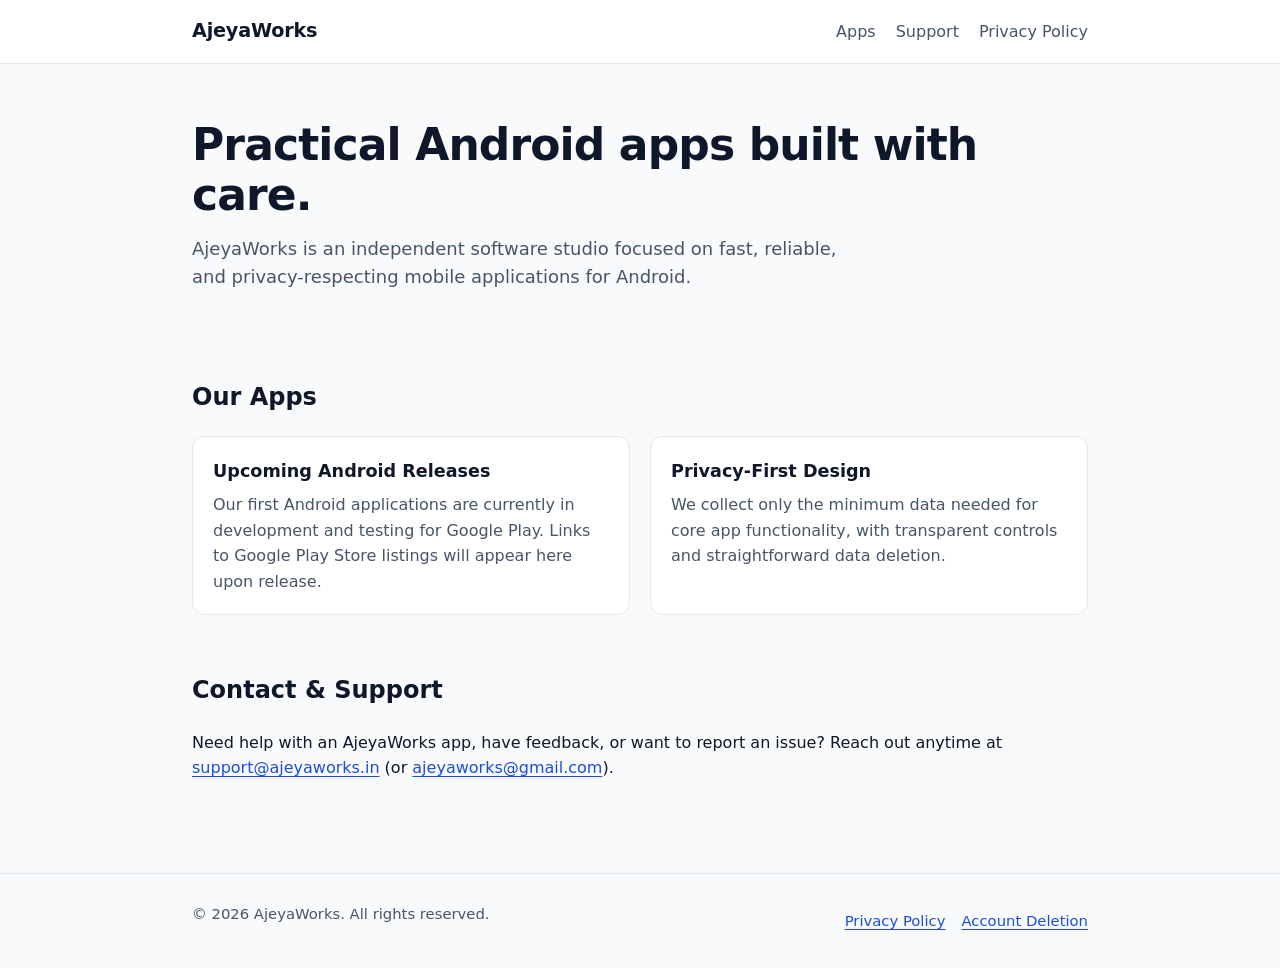
<file: index.html>
<!DOCTYPE html>
<html lang="en">
<head>
  <meta charset="utf-8">
  <meta name="viewport" content="width=device-width, initial-scale=1.0">
  <meta name="color-scheme" content="light dark">
  <meta name="description" content="AjeyaWorks builds practical, privacy-first Android apps and digital tools.">
  <title>AjeyaWorks | Android Apps &amp; Digital Products</title>
  <link rel="stylesheet" href="/styles.css">
</head>
<body>
  <a href="#main-content" class="skip-link">Skip to main content</a>

  <header class="site-header">
    <div class="container header-inner">
      <a href="/" class="brand" aria-current="page">AjeyaWorks</a>
      <nav aria-label="Primary">
        <ul class="nav-list">
          <li><a href="#apps">Apps</a></li>
          <li><a href="#support">Support</a></li>
          <li><a href="/privacy-policy.html">Privacy Policy</a></li>
        </ul>
      </nav>
    </div>
  </header>

  <main id="main-content" tabindex="-1" class="container">
    <section class="hero">
      <h1>Practical Android apps built with care.</h1>
      <p class="lead">
        AjeyaWorks is an independent software studio focused on fast, reliable, and privacy-respecting mobile applications for Android.
      </p>
    </section>

    <section id="apps" class="section">
      <h2>Our Apps</h2>
      <div class="card-grid">
        <article class="card">
          <h3>Upcoming Android Releases</h3>
          <p>
            Our first Android applications are currently in development and testing for Google Play. Links to Google Play Store listings will appear here upon release.
          </p>
        </article>
        <article class="card">
          <h3>Privacy-First Design</h3>
          <p>
            We collect only the minimum data needed for core app functionality, with transparent controls and straightforward data deletion.
          </p>
        </article>
      </div>
    </section>

    <section id="support" class="section">
      <h2>Contact &amp; Support</h2>
      <p>
        Need help with an AjeyaWorks app, have feedback, or want to report an issue? Reach out anytime at
        <a href="mailto:support@ajeyaworks.in">support@ajeyaworks.in</a>
        (or <a href="mailto:ajeyaworks@gmail.com">ajeyaworks@gmail.com</a>).
      </p>
    </section>
  </main>

  <footer class="site-footer">
    <div class="container footer-inner">
      <p>&copy; 2026 AjeyaWorks. All rights reserved.</p>
      <ul class="footer-links">
        <li><a href="/privacy-policy.html">Privacy Policy</a></li>
        <li><a href="/delete-account.html">Account Deletion</a></li>
      </ul>
    </div>
  </footer>
</body>
</html>
</file>
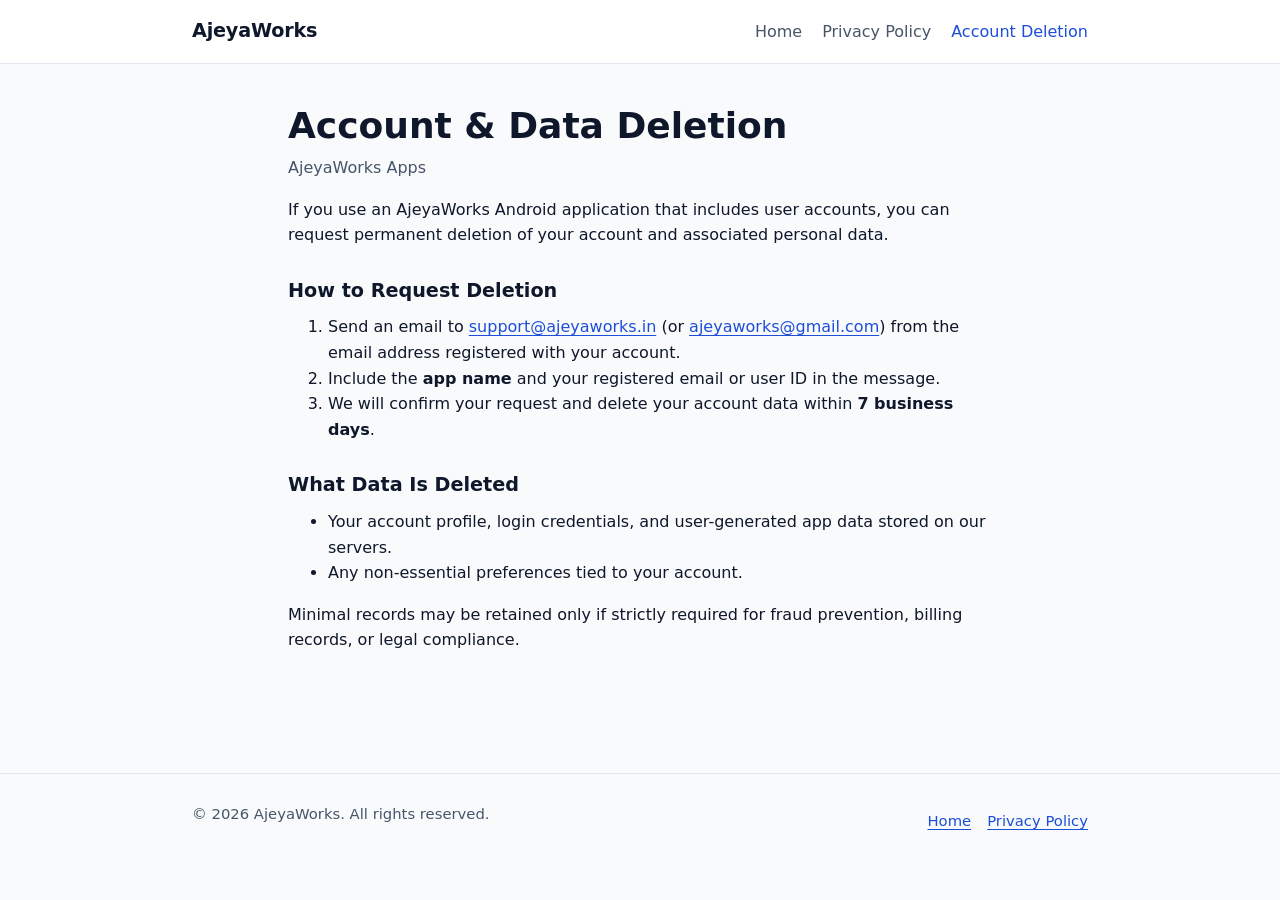
<file: delete-account.html>
<!DOCTYPE html>
<html lang="en">
<head>
  <meta charset="utf-8">
  <meta name="viewport" content="width=device-width, initial-scale=1.0">
  <meta name="color-scheme" content="light dark">
  <meta name="description" content="How to request account and data deletion for AjeyaWorks Android applications.">
  <title>Account &amp; Data Deletion | AjeyaWorks</title>
  <link rel="stylesheet" href="/styles.css">
</head>
<body>
  <a href="#main-content" class="skip-link">Skip to main content</a>

  <header class="site-header">
    <div class="container header-inner">
      <a href="/" class="brand">AjeyaWorks</a>
      <nav aria-label="Primary">
        <ul class="nav-list">
          <li><a href="/">Home</a></li>
          <li><a href="/privacy-policy.html">Privacy Policy</a></li>
          <li><a href="/delete-account.html" aria-current="page">Account Deletion</a></li>
        </ul>
      </nav>
    </div>
  </header>

  <main id="main-content" tabindex="-1" class="container legal-content">
    <h1>Account &amp; Data Deletion</h1>
    <p class="muted">AjeyaWorks Apps</p>

    <p>
      If you use an AjeyaWorks Android application that includes user accounts, you can request permanent deletion of your account and associated personal data.
    </p>

    <h2>How to Request Deletion</h2>
    <ol>
      <li>
        Send an email to <a href="mailto:support@ajeyaworks.in?subject=Account%20Deletion%20Request">support@ajeyaworks.in</a>
        (or <a href="mailto:ajeyaworks@gmail.com?subject=Account%20Deletion%20Request">ajeyaworks@gmail.com</a>)
        from the email address registered with your account.
      </li>
      <li>Include the <strong>app name</strong> and your registered email or user ID in the message.</li>
      <li>We will confirm your request and delete your account data within <strong>7 business days</strong>.</li>
    </ol>

    <h2>What Data Is Deleted</h2>
    <ul>
      <li>Your account profile, login credentials, and user-generated app data stored on our servers.</li>
      <li>Any non-essential preferences tied to your account.</li>
    </ul>
    <p>
      Minimal records may be retained only if strictly required for fraud prevention, billing records, or legal compliance.
    </p>
  </main>

  <footer class="site-footer">
    <div class="container footer-inner">
      <p>&copy; 2026 AjeyaWorks. All rights reserved.</p>
      <ul class="footer-links">
        <li><a href="/">Home</a></li>
        <li><a href="/privacy-policy.html">Privacy Policy</a></li>
      </ul>
    </div>
  </footer>
</body>
</html>
</file>
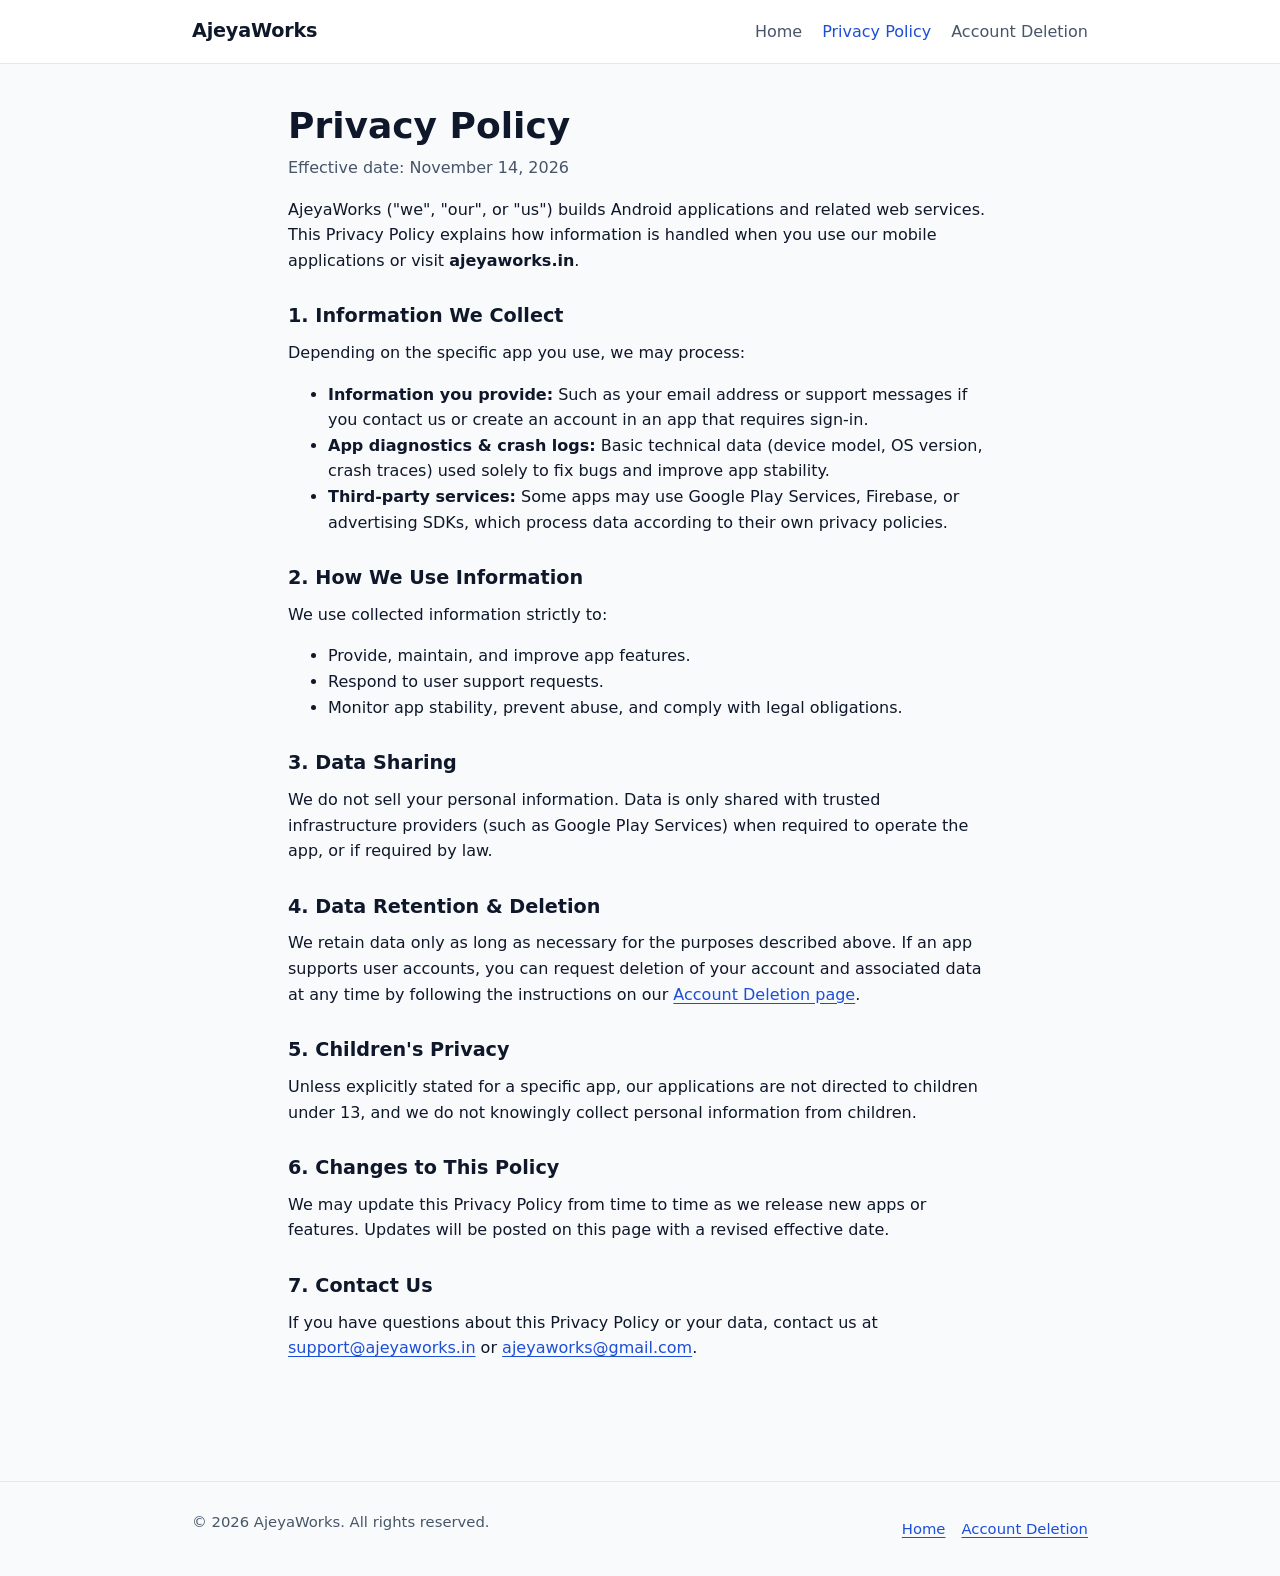
<file: privacy-policy.html>
<!DOCTYPE html>
<html lang="en">
<head>
  <meta charset="utf-8">
  <meta name="viewport" content="width=device-width, initial-scale=1.0">
  <meta name="color-scheme" content="light dark">
  <meta name="description" content="Privacy Policy for applications and services published by AjeyaWorks.">
  <title>Privacy Policy | AjeyaWorks</title>
  <link rel="stylesheet" href="/styles.css">
</head>
<body>
  <a href="#main-content" class="skip-link">Skip to main content</a>

  <header class="site-header">
    <div class="container header-inner">
      <a href="/" class="brand">AjeyaWorks</a>
      <nav aria-label="Primary">
        <ul class="nav-list">
          <li><a href="/">Home</a></li>
          <li><a href="/privacy-policy.html" aria-current="page">Privacy Policy</a></li>
          <li><a href="/delete-account.html">Account Deletion</a></li>
        </ul>
      </nav>
    </div>
  </header>

  <main id="main-content" tabindex="-1" class="container legal-content">
    <h1>Privacy Policy</h1>
    <p class="muted">Effective date: November 14, 2026</p>

    <p>
      AjeyaWorks ("we", "our", or "us") builds Android applications and related web services. This Privacy Policy explains how information is handled when you use our mobile applications or visit <strong>ajeyaworks.in</strong>.
    </p>

    <h2>1. Information We Collect</h2>
    <p>Depending on the specific app you use, we may process:</p>
    <ul>
      <li><strong>Information you provide:</strong> Such as your email address or support messages if you contact us or create an account in an app that requires sign-in.</li>
      <li><strong>App diagnostics &amp; crash logs:</strong> Basic technical data (device model, OS version, crash traces) used solely to fix bugs and improve app stability.</li>
      <li><strong>Third-party services:</strong> Some apps may use Google Play Services, Firebase, or advertising SDKs, which process data according to their own privacy policies.</li>
    </ul>

    <h2>2. How We Use Information</h2>
    <p>We use collected information strictly to:</p>
    <ul>
      <li>Provide, maintain, and improve app features.</li>
      <li>Respond to user support requests.</li>
      <li>Monitor app stability, prevent abuse, and comply with legal obligations.</li>
    </ul>

    <h2>3. Data Sharing</h2>
    <p>
      We do not sell your personal information. Data is only shared with trusted infrastructure providers (such as Google Play Services) when required to operate the app, or if required by law.
    </p>

    <h2>4. Data Retention &amp; Deletion</h2>
    <p>
      We retain data only as long as necessary for the purposes described above. If an app supports user accounts, you can request deletion of your account and associated data at any time by following the instructions on our <a href="/delete-account.html">Account Deletion page</a>.
    </p>

    <h2>5. Children's Privacy</h2>
    <p>
      Unless explicitly stated for a specific app, our applications are not directed to children under 13, and we do not knowingly collect personal information from children.
    </p>

    <h2>6. Changes to This Policy</h2>
    <p>
      We may update this Privacy Policy from time to time as we release new apps or features. Updates will be posted on this page with a revised effective date.
    </p>

    <h2>7. Contact Us</h2>
    <p>
      If you have questions about this Privacy Policy or your data, contact us at
      <a href="mailto:support@ajeyaworks.in">support@ajeyaworks.in</a>
      or <a href="mailto:ajeyaworks@gmail.com">ajeyaworks@gmail.com</a>.
    </p>
  </main>

  <footer class="site-footer">
    <div class="container footer-inner">
      <p>&copy; 2026 AjeyaWorks. All rights reserved.</p>
      <ul class="footer-links">
        <li><a href="/">Home</a></li>
        <li><a href="/delete-account.html">Account Deletion</a></li>
      </ul>
    </div>
  </footer>
</body>
</html>
</file>
<file: styles.css>
@layer reset, base, components;

@layer reset {
  html,
  body {
    margin: 0;
    padding: 0;
  }

  h1,
  h2,
  h3,
  p,
  ul,
  ol {
    margin-block-start: 0;
  }
}

:root {
  --bg-light: #f8fafc;
  --bg-dark: #0b1120;
  --surface-light: #ffffff;
  --surface-dark: #111827;
  --text-light: #0f172a;
  --text-dark: #f1f5f9;
  --muted-light: #475569;
  --muted-dark: #94a3b8;
  --border-light: #e2e8f0;
  --border-dark: #1e293b;
  --accent-light: #1d4ed8;
  --accent-dark: #60a5fa;
  --accent-text-light: #ffffff;
  --accent-text-dark: #0b1120;

  --color-bg: var(--bg-light);
  --color-surface: var(--surface-light);
  --color-text: var(--text-light);
  --color-muted: var(--muted-light);
  --color-border: var(--border-light);
  --color-accent: var(--accent-light);
  --color-accent-text: var(--accent-text-light);

  @media (prefers-color-scheme: dark) {
    --color-bg: var(--bg-dark);
    --color-surface: var(--surface-dark);
    --color-text: var(--text-dark);
    --color-muted: var(--muted-dark);
    --color-border: var(--border-dark);
    --color-accent: var(--accent-dark);
    --color-accent-text: var(--accent-text-dark);
  }

  @supports (color: light-dark(white, black)) {
    --color-bg: light-dark(var(--bg-light), var(--bg-dark));
    --color-surface: light-dark(var(--surface-light), var(--surface-dark));
    --color-text: light-dark(var(--text-light), var(--text-dark));
    --color-muted: light-dark(var(--muted-light), var(--muted-dark));
    --color-border: light-dark(var(--border-light), var(--border-dark));
    --color-accent: light-dark(var(--accent-light), var(--accent-dark));
    --color-accent-text: light-dark(var(--accent-text-light), var(--accent-text-dark));
  }

  color-scheme: light dark;
  accent-color: var(--color-accent);
  --max-width: 56rem;
  --radius: 0.75rem;
}

@layer base {
  html {
    font-family: system-ui, -apple-system, BlinkMacSystemFont, "Segoe UI", Roboto, sans-serif;
    line-height: 1.6;
    background-color: var(--color-bg);
    color: var(--color-text);
  }

  a {
    color: var(--color-accent);
    text-underline-offset: 0.2em;
  }

  a:focus-visible {
    outline: 2px solid var(--color-accent);
    outline-offset: 3px;
    border-radius: 0.2rem;
  }
}

@layer components {
  .skip-link:where(:not(:focus-within, :active)) {
    position: absolute !important;
    clip-path: inset(50%) !important;
    overflow: hidden !important;
    width: 1px !important;
    height: 1px !important;
    margin: -1px !important;
    padding: 0 !important;
    border: 0 !important;
    white-space: nowrap !important;
  }

  .skip-link:focus {
    position: fixed;
    inset-block-start: 0.75rem;
    inset-inline-start: 0.75rem;
    z-index: 10;
    padding: 0.5rem 0.875rem;
    background: var(--color-accent);
    color: var(--color-accent-text);
    border-radius: 0.375rem;
    text-decoration: none;
    font-weight: 600;
  }

  .container {
    max-inline-size: var(--max-width);
    margin-inline: auto;
    padding-inline: 1.25rem;
  }

  .site-header {
    border-block-end: 1px solid var(--color-border);
    background-color: var(--color-surface);
  }

  .header-inner {
    display: flex;
    flex-wrap: wrap;
    align-items: center;
    justify-content: space-between;
    gap: 1rem;
    padding-block: 1rem;
  }

  .brand {
    font-size: 1.2rem;
    font-weight: 700;
    color: var(--color-text);
    text-decoration: none;
    letter-spacing: -0.01em;
  }

  .nav-list {
    display: flex;
    flex-wrap: wrap;
    gap: 1.25rem;
    list-style: none;
    margin: 0;
    padding: 0;
  }

  .nav-list a {
    color: var(--color-muted);
    text-decoration: none;
    font-weight: 500;
  }

  .nav-list a:hover,
  .nav-list a[aria-current="page"] {
    color: var(--color-accent);
  }

  .hero {
    padding-block: 3.5rem 2.5rem;
  }

  .hero h1 {
    font-size: clamp(1.9rem, 4vw, 2.75rem);
    line-height: 1.15;
    letter-spacing: -0.02em;
    margin-block-end: 0.85rem;
  }

  .lead {
    font-size: 1.125rem;
    color: var(--color-muted);
    max-inline-size: 42rem;
  }

  .section {
    padding-block: 1.75rem;
  }

  .card-grid {
    display: grid;
    grid-template-columns: repeat(auto-fit, minmax(16rem, 1fr));
    gap: 1.25rem;
    margin-block-start: 1rem;
  }

  .card {
    background-color: var(--color-surface);
    border: 1px solid var(--color-border);
    border-radius: var(--radius);
    padding: 1.25rem;
  }

  .card h3 {
    margin-block-end: 0.4rem;
    font-size: 1.1rem;
  }

  .card p {
    color: var(--color-muted);
    margin-block-end: 0;
  }

  .legal-content {
    padding-block: 2.5rem 3.5rem;
    max-inline-size: 44rem;
  }

  .legal-content h1 {
    font-size: clamp(1.75rem, 3vw, 2.25rem);
    line-height: 1.2;
    margin-block-end: 0.5rem;
  }

  .legal-content h2 {
    margin-block: 1.75rem 0.5rem;
    font-size: 1.2rem;
  }

  .muted {
    color: var(--color-muted);
  }

  .site-footer {
    border-block-start: 1px solid var(--color-border);
    margin-block-start: 3rem;
    padding-block: 1.75rem;
    color: var(--color-muted);
    font-size: 0.925rem;
  }

  .footer-inner {
    display: flex;
    flex-wrap: wrap;
    align-items: center;
    justify-content: space-between;
    gap: 1rem;
  }

  .footer-links {
    display: flex;
    flex-wrap: wrap;
    gap: 1rem;
    list-style: none;
    margin: 0;
    padding: 0;
  }
}
</file>
